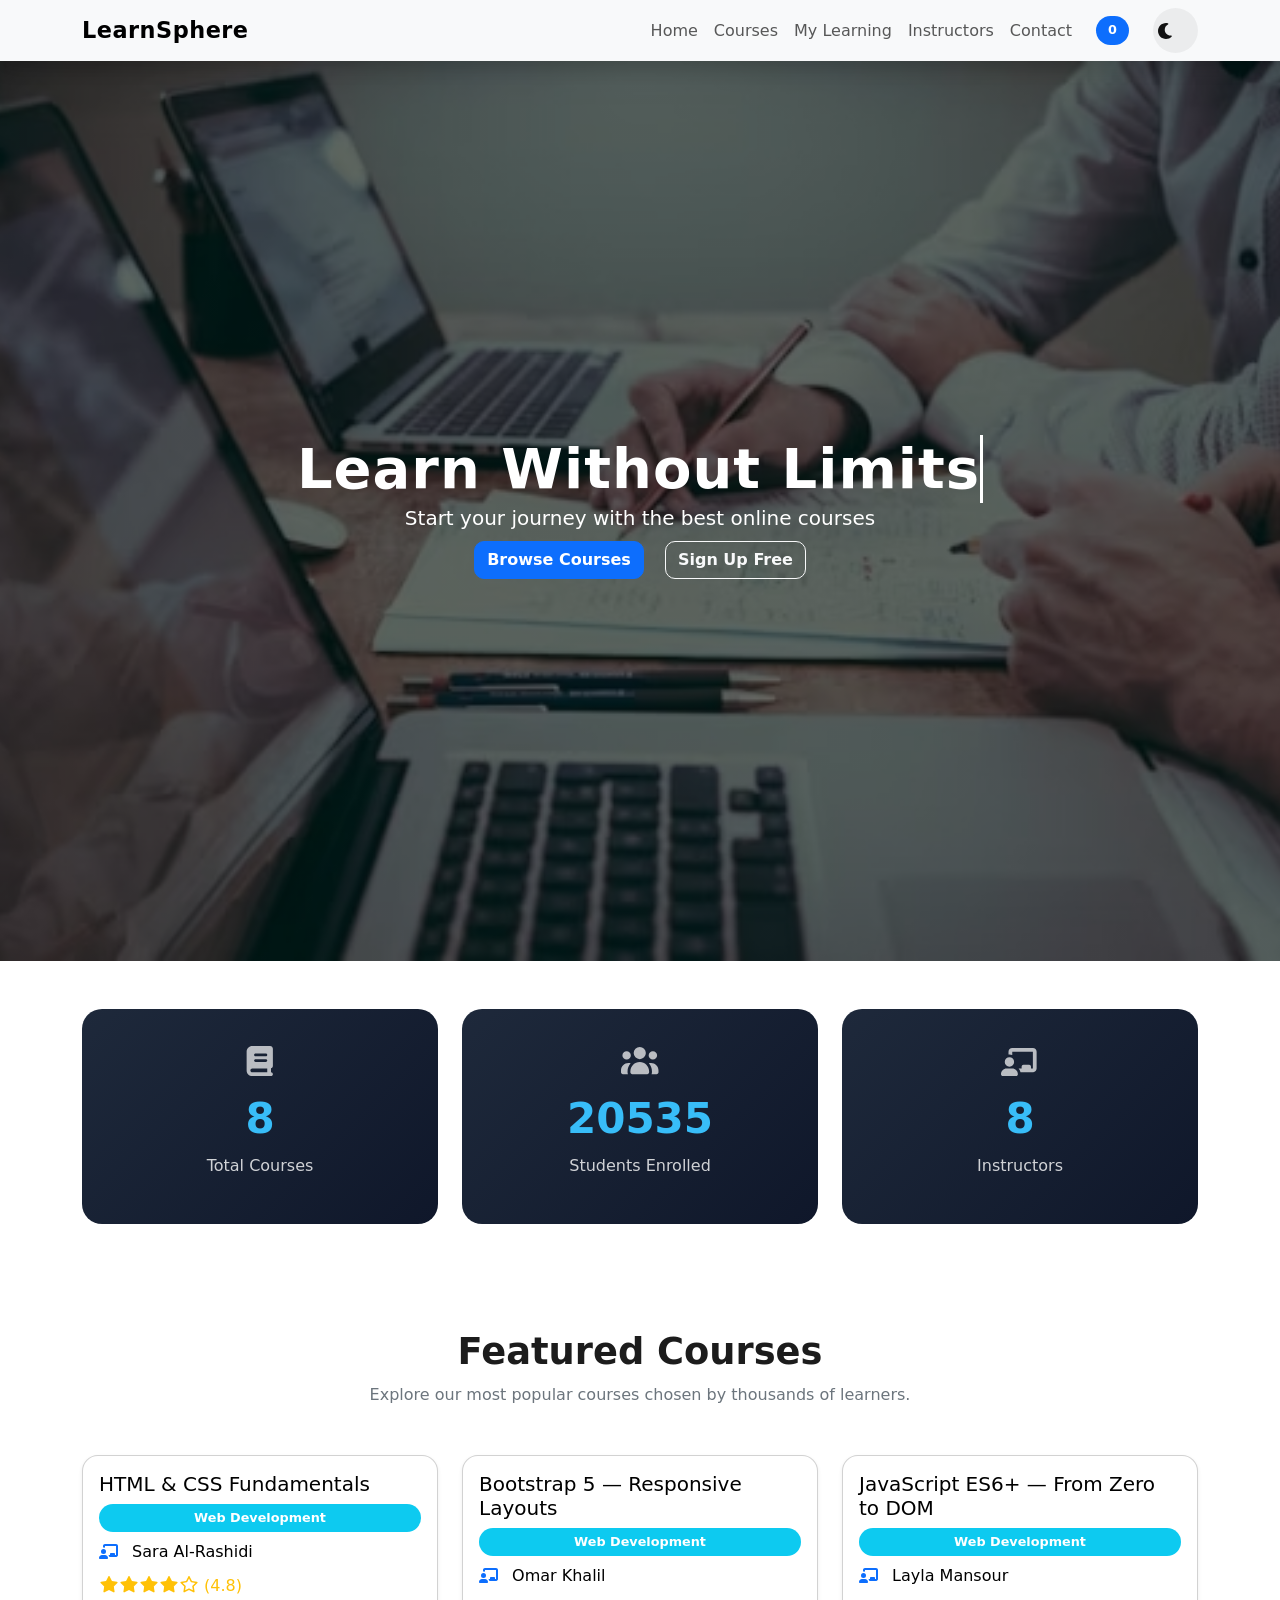
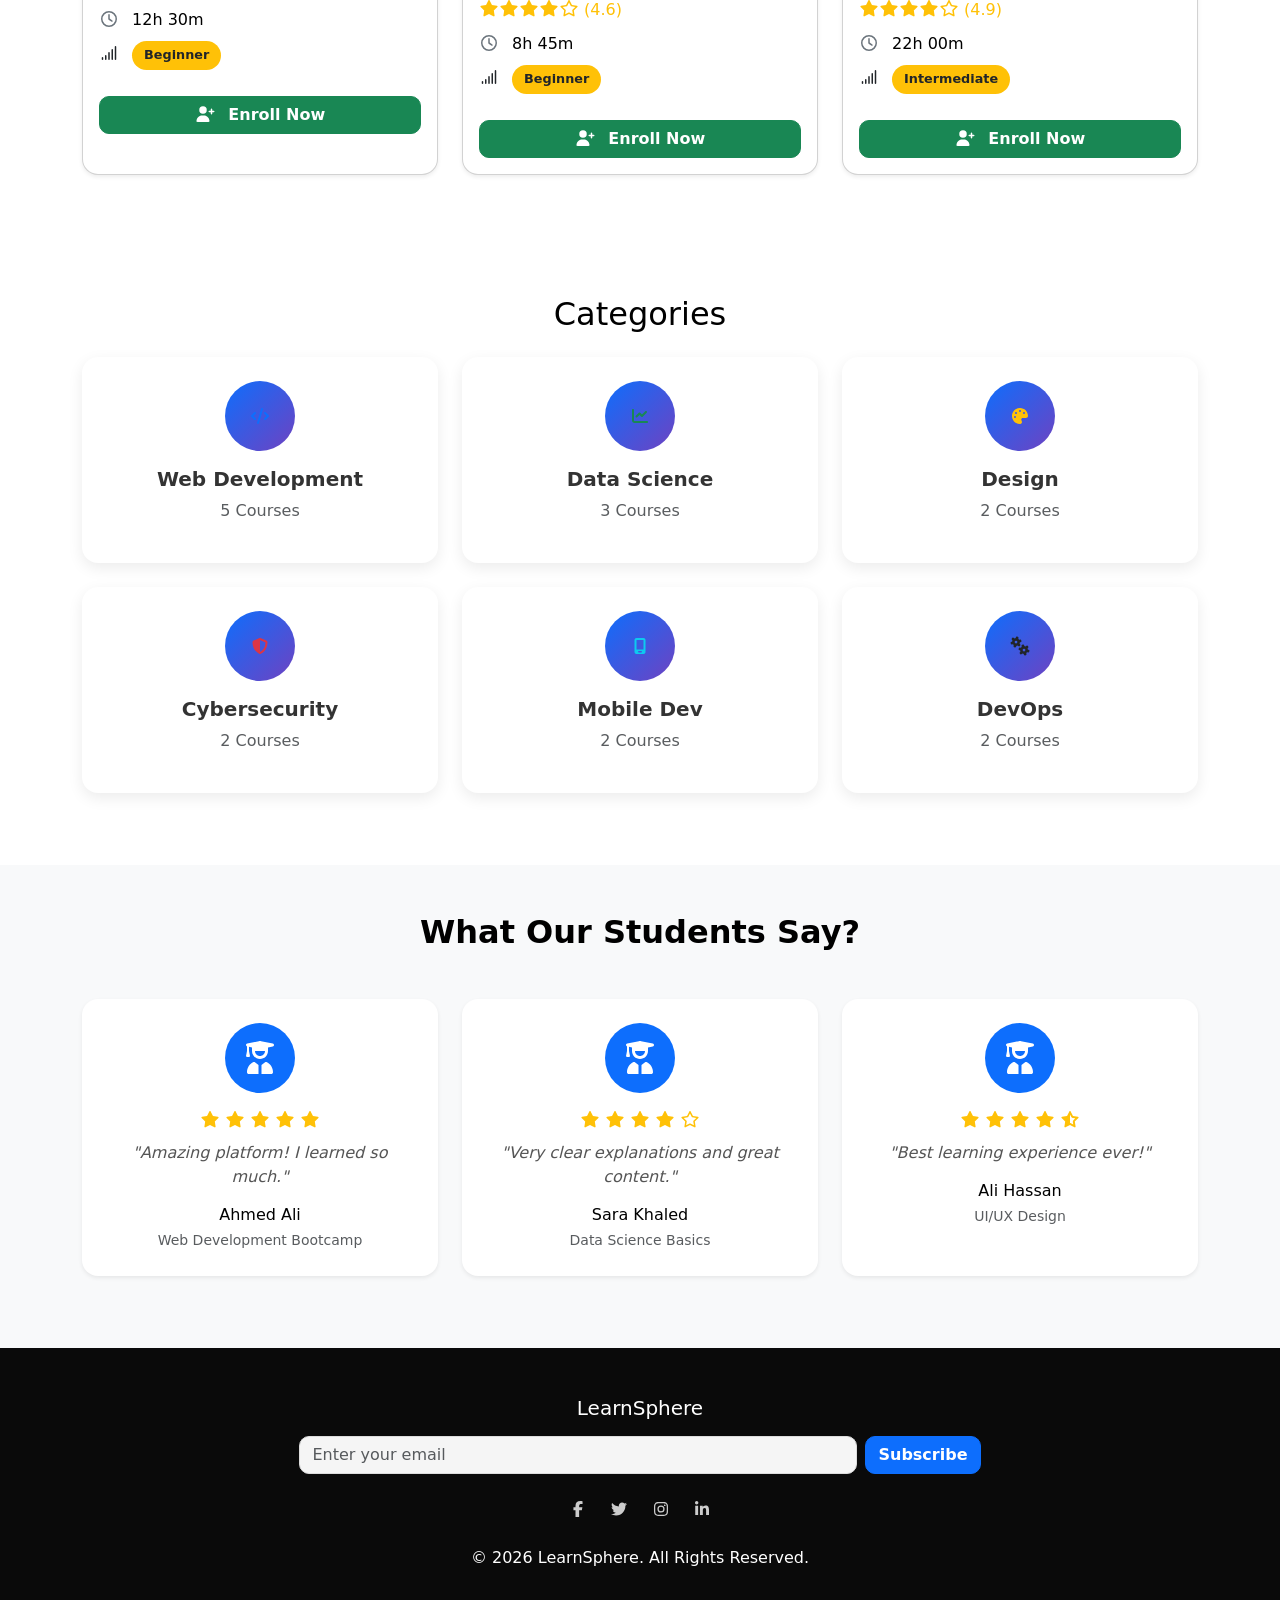
<file: index.html>
<!DOCTYPE html>
<html lang="en">

<head>
  <meta charset="UTF-8">
  <meta name="viewport" content="width=device-width, initial-scale=1.0">
  <title>LearnSphere</title>

  <!-- Bootstrap CSS -->
  <link rel="stylesheet" href="./css/bootstrap.min.css">
  <!-- FontAwesome CSS -->
  <link rel="stylesheet" href="https://cdnjs.cloudflare.com/ajax/libs/font-awesome/6.4.0/css/all.min.css" />

  <!-- Style CSS -->
  <link rel="stylesheet" href="./css/style.css">
</head>

<body>

  <!-- ===== Navbar ===== -->
  <nav class="navbar navbar-expand-lg navbar-light bg-light sticky-top shadow">
    <div class="container">

      <a class="navbar-brand fw-bold" href="#">LearnSphere</a>

      <button class="navbar-toggler" type="button" data-bs-toggle="collapse" data-bs-target="#nav">
        <span class="navbar-toggler-icon"></span>
      </button>

      <div class="collapse navbar-collapse" id="nav">

        <ul class="navbar-nav ms-auto">
          <li class="nav-item"><a class="nav-link" href="index.html">Home</a></li>
          <li class="nav-item"><a class="nav-link" href="courses.html">Courses</a></li>
          <li class="nav-item"><a class="nav-link" href="my-learning.html">My Learning</a></li>
          <li class="nav-item"><a class="nav-link" href="instructors.html">Instructors</a></li>
          <li class="nav-item"><a class="nav-link" href="contact.html">Contact</a></li>
        </ul>

        <span class="badge bg-primary ms-3" id="count">0</span>

        <div class="ms-4">
          <input type="checkbox" id="toggle_btn" hidden >
          <label for="toggle_btn" class="theme-toggle">
            <i class="fa-solid fa-moon moon"></i>
            <i class="fa-solid fa-sun sun"></i>
          </label>
        </div>
      </div>
    </div>
  </nav>

  <!-- ===== Hero Section ===== -->
  <section class="hero d-flex align-items-center text-center text-white">
    <div class="container">
      <h1 class="display-4 fw-bold typing-text">Learn Without Limits</h1>
      <p class="lead">Start your journey with the best online courses</p>

      <a href="courses.html" class="btn btn-primary m-2">Browse Courses</a>
      <a href="courses.html" class="btn btn-outline-light m-2">Sign Up Free</a>
    </div>
  </section>

<!-- ===== Platform Stats ===== -->
<section class="py-5 text-center">
  <div class="container">
    <div class="row g-4">

      <!-- Courses -->
      <div class="col-md-4">
        <div class="stats-box text-center h-100">
          
          <div class="stats-icon">
            <i class="fa-solid fa-book"></i>
          </div>

          <h3 id="coursesCount" class="stats-number">0</h3>
          <p class="stats-text">Total Courses</p>

        </div>
      </div>

      <!-- Students -->
      <div class="col-md-4">
        <div class="stats-box text-center h-100">
          
          <div class="stats-icon">
            <i class="fa-solid fa-users"></i>
          </div>

          <h3 id="studentsCount" class="stats-number">0</h3>
          <p class="stats-text">Students Enrolled</p>

        </div>
      </div>

      <!-- Instructors -->
      <div class="col-md-4">
        <div class="stats-box text-center h-100">
          
          <div class="stats-icon">
            <i class="fa-solid fa-chalkboard-user"></i>
          </div>

          <h3 id="instructorsCount" class="stats-number">0</h3>
          <p class="stats-text">Instructors</p>

        </div>
      </div>

    </div>
  </div>
</section>

  <!-- ===== Featured Courses ===== -->
  <section class="py-5" id="featured">
    <div class="container">

<div class="section-header text-center mb-5">
  <h2 class="section-title">Featured Courses</h2>
  <p class="section-description">
    Explore our most popular courses chosen by thousands of learners.
  </p>
</div>
      <div class="row" id="featuredCourses"></div>

    </div>
  </section>

  <!-- ===== Categories ===== -->
  <section class="py-5" id="categories">
    <div class="container">
      <h2 class="text-center mb-4">Categories</h2>
      <div class="row" id="categories-row"></div>
    </div>
  </section>

  <!-- ===== Testimonials ===== -->
<section class="py-5 bg-light">
  <div class="container">
    <h2 class="text-center mb-5 fw-bold">What Our Students Say?</h2>

    <div class="row">

      <div class="col-md-4 mb-4">
        <div class="testimonial-card text-center p-4 h-100 shadow-sm rounded-4">
          <div class="testimonial-avatar mb-3">
            <i class="fa-solid fa-user-graduate fa-2x"></i>
          </div>
          <div class="text-warning mb-2">
            <i class="fa-solid fa-star"></i>
            <i class="fa-solid fa-star"></i>
            <i class="fa-solid fa-star"></i>
            <i class="fa-solid fa-star"></i>
            <i class="fa-solid fa-star"></i>
          </div>
          <p class="quote">"Amazing platform! I learned so much."</p>
          <h6 class="mt-3 mb-1">Ahmed Ali</h6>
          <small class="text-muted">Web Development Bootcamp</small>
        </div>
      </div>

      <div class="col-md-4 mb-4">
        <div class="testimonial-card text-center p-4 h-100 shadow-sm rounded-4">
          <div class="testimonial-avatar mb-3">
            <i class="fa-solid fa-user-graduate fa-2x"></i>
          </div>
          <div class="text-warning starts mb-2">
            <i class="fa-solid fa-star"></i>
            <i class="fa-solid fa-star"></i>
            <i class="fa-solid fa-star"></i>
            <i class="fa-solid fa-star"></i>
            <i class="fa-regular fa-star"></i>
          </div>
          <p class="quote">"Very clear explanations and great content."</p>
          <h6 class="mt-3 mb-1">Sara Khaled</h6>
          <small class="text-muted">Data Science Basics</small>
        </div>
      </div>

      <div class="col-md-4 mb-4">
        <div class="testimonial-card text-center p-4 h-100 shadow-sm rounded-4">
          <div class="testimonial-avatar mb-3">
            <i class="fa-solid fa-user-graduate fa-2x"></i>
          </div>
          <div class="text-warning starts mb-2">
            <i class="fa-solid fa-star"></i>
            <i class="fa-solid fa-star"></i>
            <i class="fa-solid fa-star"></i>
            <i class="fa-solid fa-star"></i>
            <i class="fa-solid fa-star-half-stroke"></i>
          </div>
          <p class="quote">"Best learning experience ever!"</p>
          <h6 class="mt-3 mb-1">Ali Hassan</h6>
          <small class="text-muted">UI/UX Design</small>
        </div>
      </div>

    </div>
  </div>
</section>

  <!-- ===== Footer ===== -->
  <footer class="footer-section text-white text-center p-5">
    <div class="container">

      <!-- اسم المنصة -->
      <h5 class="footer-title mb-3">LearnSphere</h5>

      <!-- Newsletter -->
      <div class="footer-newsletter d-flex justify-content-center align-items-center gap-2 flex-wrap">
        <input id="emailInput" type="email" placeholder="Enter your email" class="form-control w-50">
        <button class="btn btn-primary" onclick="subscribeUser()">
          Subscribe
        </button>
      </div>

      <!-- Success message -->
      <p id="subscribeMessage" class="mt-2 text-success" style="display:none;">Thank you for subscribing!</p>

      <!-- Social icons -->
      <div class="footer-socials mt-4">
        <i class="fa-brands fa-facebook-f mx-2 social-icon"></i>
        <i class="fa-brands fa-twitter mx-2 social-icon"></i>
        <i class="fa-brands fa-instagram mx-2 social-icon"></i>
        <i class="fa-brands fa-linkedin-in mx-2 social-icon"></i>
      </div>

      <!-- Copyright -->
      <p class="mt-4 mb-0">© 2026 LearnSphere. All Rights Reserved.</p>
    </div>
  </footer>


  <!-- Bootstrap & JS -->
  <script src="./js/bootstrap.bundle.min.js"></script>
  <script src="./js/all.min.js"></script>
  <script src="./js/main.js"></script>
</body>

</html>
</file>
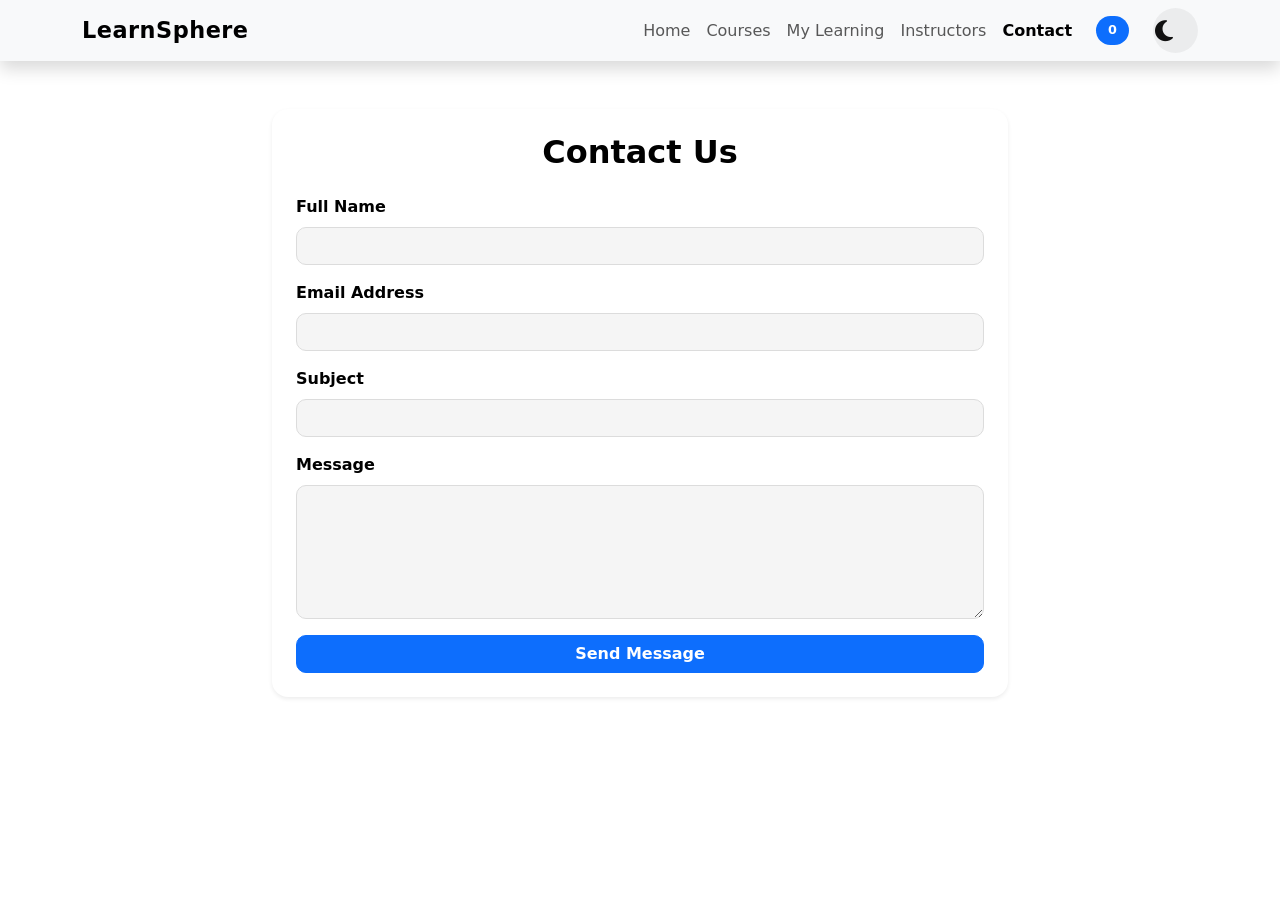
<file: contact.html>
<!DOCTYPE html>
<html lang="en">

<head>
  <meta charset="UTF-8" />
  <meta name="viewport" content="width=device-width, initial-scale=1.0" />
  <title>Contact | LearnSphere</title>

  <!-- Bootstrap CSS -->
  <link rel="stylesheet" href="./css/bootstrap.min.css" />
  <!-- FontAwesome CSS -->
  <link rel="stylesheet" href="https://cdnjs.cloudflare.com/ajax/libs/font-awesome/6.4.0/css/all.min.css" />
  <!-- Style CSS -->
  <link rel="stylesheet" href="./css/style.css" />
</head>

<body>

  <!-- ===== Navbar ===== -->
  <nav class="navbar navbar-expand-lg navbar-light bg-light sticky-top shadow">
    <div class="container">
      <a class="navbar-brand fw-bold" href="index.html">LearnSphere</a>

      <button class="navbar-toggler" type="button" data-bs-toggle="collapse" data-bs-target="#nav">
        <span class="navbar-toggler-icon"></span>
      </button>

      <div class="collapse navbar-collapse" id="nav">
        <ul class="navbar-nav ms-auto">
          <li class="nav-item"><a class="nav-link" href="index.html">Home</a></li>
          <li class="nav-item"><a class="nav-link" href="courses.html">Courses</a></li>
          <li class="nav-item"><a class="nav-link" href="my-learning.html">My Learning</a></li>
          <li class="nav-item"><a class="nav-link" href="instructors.html">Instructors</a></li>
          <li class="nav-item"><a class="nav-link active" href="contact.html">Contact</a></li>
        </ul>

        <span class="badge bg-primary ms-3" id="count">0</span>

        <div class="ms-4">
          <input type="checkbox" id="toggle_btn" hidden />
          <label for="toggle_btn" class="theme-toggle">
            <i class="fa-solid fa-moon moon"></i>
            <i class="fa-solid fa-sun sun"></i>
          </label>
        </div>
      </div>
    </div>
  </nav>

  <!-- ===== Contact Section ===== -->
  <section class="py-5">
    <div class="container">
      <div class="row justify-content-center">
        <div class="col-lg-8">
          <div class="card shadow-sm border-0 p-4">
            <h2 class="fw-bold text-center mb-4">Contact Us</h2>

            <form id="contactForm">
              <div class="mb-3">
                <label class="form-label">Full Name</label>
                <input type="text" class="form-control" id="name" />
                <small class="text-danger" id="nameError"></small>
              </div>

              <div class="mb-3">
                <label class="form-label">Email Address</label>
                <input type="email" class="form-control" id="email" />
                <small class="text-danger" id="emailError"></small>
              </div>

              <div class="mb-3">
                <label class="form-label">Subject</label>
                <input type="text" class="form-control" id="subject" />
                <small class="text-danger" id="subjectError"></small>
              </div>

              <div class="mb-3">
                <label class="form-label">Message</label>
                <textarea class="form-control" id="message" rows="5"></textarea>
                <small class="text-danger" id="messageError"></small>
              </div>

              <button type="submit" class="btn btn-primary w-100">Send Message</button>
            </form>

            <div id="successMessage" class="alert alert-success mt-4 d-none text-center">
              Your message has been sent successfully!
            </div>
          </div>
        </div>
      </div>
    </div>
  </section>

  <script src="./js/bootstrap.bundle.min.js"></script>
  <script src="./js/contact.js"></script>
</body>

</html>
</file>
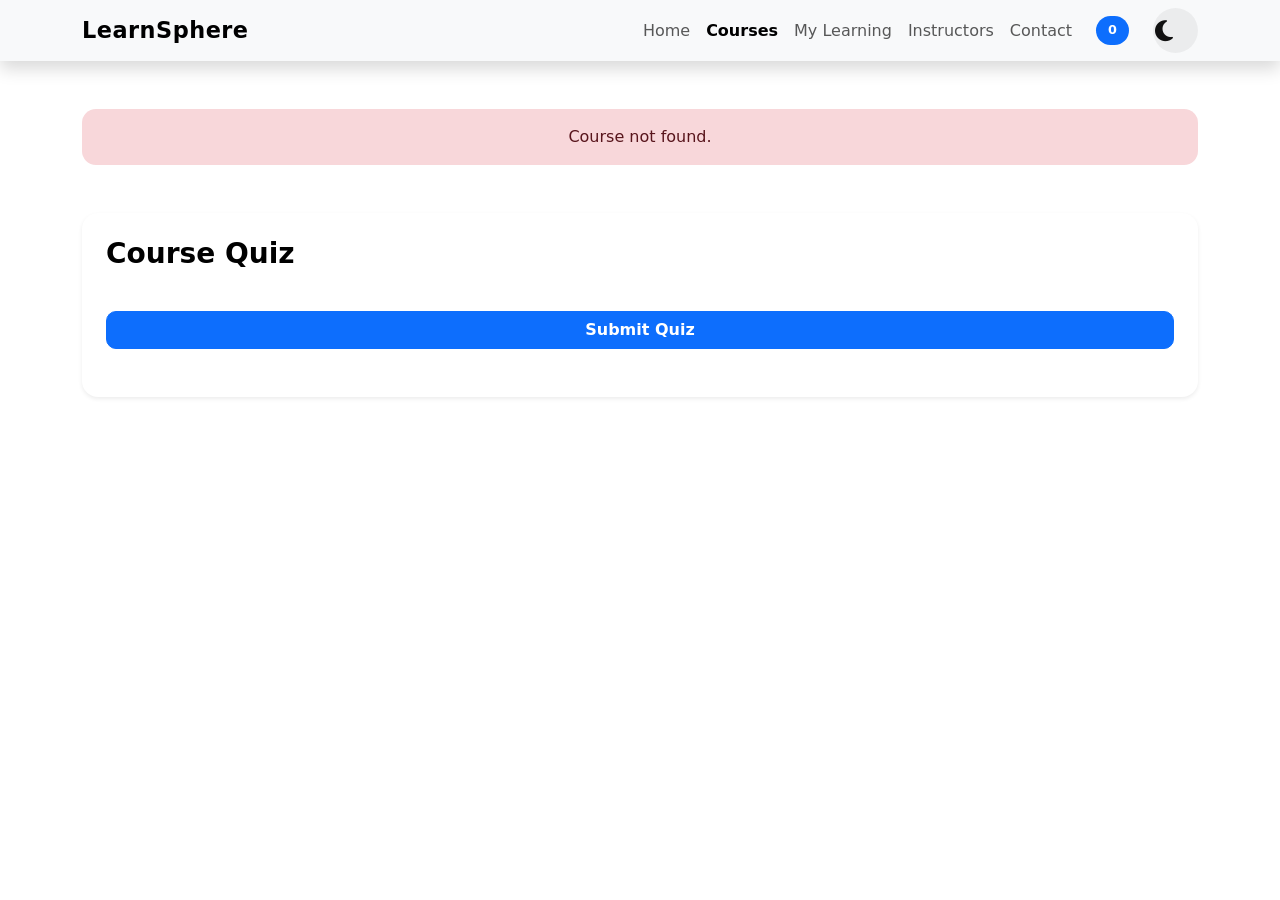
<file: course-details.html>
<!DOCTYPE html>
<html lang="en">

<head>
  <meta charset="UTF-8" />
  <meta name="viewport" content="width=device-width, initial-scale=1.0" />
  <title>Course Details | LearnSphere</title>

  <!-- Bootstrap CSS -->
  <link rel="stylesheet" href="./css/bootstrap.min.css" />
  <!-- FontAwesome CSS -->
  <link rel="stylesheet" href="https://cdnjs.cloudflare.com/ajax/libs/font-awesome/6.4.0/css/all.min.css" />
  <!-- Style CSS -->
  <link rel="stylesheet" href="./css/style.css" />
</head>

<body>

  <!-- ===== Navbar ===== -->
  <nav class="navbar navbar-expand-lg navbar-light bg-light sticky-top shadow">
    <div class="container">
      <a class="navbar-brand fw-bold" href="index.html">LearnSphere</a>

      <button class="navbar-toggler" type="button" data-bs-toggle="collapse" data-bs-target="#nav">
        <span class="navbar-toggler-icon"></span>
      </button>

      <div class="collapse navbar-collapse" id="nav">
        <ul class="navbar-nav ms-auto">
          <li class="nav-item"><a class="nav-link" href="index.html">Home</a></li>
          <li class="nav-item"><a class="nav-link active" href="courses.html">Courses</a></li>
          <li class="nav-item"><a class="nav-link" href="my-learning.html">My Learning</a></li>
          <li class="nav-item"><a class="nav-link" href="instructors.html">Instructors</a></li>
          <li class="nav-item"><a class="nav-link" href="contact.html">Contact</a></li>
        </ul>

        <span class="badge bg-primary ms-3" id="count">0</span>

        <div class="ms-4">
          <input type="checkbox" id="toggle_btn" hidden />
          <label for="toggle_btn" class="theme-toggle">
            <i class="fa-solid fa-moon moon"></i>
            <i class="fa-solid fa-sun sun"></i>
          </label>
        </div>
      </div>
    </div>
  </nav>

  <!-- ===== Course Details ===== -->
  <section class="py-5">
    <div class="container">
      <div id="courseDetails" class="mb-5"></div>

      <div class="card shadow-sm border-0 p-4">
        <h3 class="fw-bold mb-4">Course Quiz</h3>
        <form id="quizForm"></form>
        <button type="button" class="btn btn-primary mt-3" id="submitQuiz">Submit Quiz</button>
        <div id="quizResult" class="mt-4 fw-bold fs-4"></div>
      </div>
    </div>
  </section>

  <script src="./js/bootstrap.bundle.min.js"></script>
  <script src="./js/course-details.js"></script>
</body>

</html>
</file>
<file: css/style.css>
/* ============ Global Variables ==================*/

:root {
  /* Light Mode Colors */
  --bg: #ffffff;
  --text: #000000;
  --card-bg: #ffffff;
  --input-bg: #f5f5f5;

  --cat-card: #ffffff;
  --cat-Hcard: #333;
  --cat-THcard: #0d6efd;

  --quote-coler: #555;
  --fot-coler: #0a0a0a;
  --social-coler: #ccc;
  --Pfot-coler: #bbb;

  --badge-bg: #0d6efd;

  --bDark-color: #d1d1d1;
  --toggle-color: #121212;
  --toggle-icon-dark: #ffc107;
}

/* ============ Global ==================*/

body {
  background-color: var(--bg);
  color: var(--text);
  transition: background-color 0.3s ease, color 0.3s ease;
}

/* ============ STARS ==================*/
.stars i {
  margin-right: 3px;
  font-size: 0.95rem;
}

.stars .fa-star,
.stars .fa-star-half-stroke {
  color: #ffc107;
}

.stars .fa-regular.fa-star {
  color: #d6d6d6;
}

body.dark .stars .fa-regular.fa-star {
  color: #555;
}

/* ============ Navbar ==================*/
.navbar-brand {
  font-size: 1.4rem;
  letter-spacing: 0.5px;
}

.nav-link {
  font-weight: 500;
  transition: 0.2s ease;
}

.nav-link:hover {
  color: #0d6efd !important;
}

.nav-link.active {
  font-weight: 700;
}
/* ============ HERO ==================*/

.hero {
  height: 100vh;
  background: linear-gradient(rgba(0,0,0,0.6), rgba(0,0,0,0.6)),
  url('../assets/hero-photo.jpg') center/cover no-repeat;
}

.hero h1 {
  letter-spacing: 1px;
}

.hero p {
  max-width: 600px;
  margin: auto;
}

.typing-text {
  width: fit-content;
  margin: auto;
  overflow: hidden;
  white-space: nowrap;
  border-right: 3px solid #fff;
  animation: typing 3s steps(20) infinite alternate,
             blink .7s infinite;
}

/* كتابة النص */
@keyframes typing {
  from {
    width: 0;
  }
  to {
    width: 100%;
  }
}

/* وميض المؤشر */
@keyframes blink {
  50% {
    border-color: transparent;
  }
}

/* ============ Featured Courses ==================*/

.section-subtitle {
  color: #0d6efd;
  font-weight: 600;
  text-transform: uppercase;
  letter-spacing: 2px;
  font-size: 14px;
}

.section-title {
  font-size: 2.3rem;
  font-weight: 700;
  margin-top: 10px;
  color: #1c1c1c;
}

.section-description {
  color: #6c757d;
  max-width: 600px;
  margin: auto;
  font-size: 1rem;
}


/* ============ course card ==================*/
.course-card {
  border: none;
  border-radius: 18px;
  overflow: hidden;
  transition: all 0.35s ease;
  box-shadow: 0 8px 25px rgba(0,0,0,0.08);
  background: #fff;
}

.course-card:hover {
  transform: translateY(-10px);
  box-shadow: 0 14px 35px rgba(0,0,0,0.15);
}

.course-card img {
  height: 220px;
  object-fit: cover;
}

.course-card .card-body {
  padding: 1.4rem;
}

.course-card .card-title {
  font-weight: 700;
  font-size: 1.15rem;
}

.course-card .btn {
  border-radius: 12px;
  padding: 10px 20px;
}

/* ============ Platform Stats ==================*/

.stats-box {
  background: linear-gradient(135deg, #1e293b, #0f172a);
  border-radius: 20px;
  padding: 30px;
  color: white;
  position: relative;
  overflow: hidden;
  transition: 0.4s;
}

.stats-box:hover {
  transform: translateY(-8px) scale(1.02);
  box-shadow: 0 15px 35px rgba(0,0,0,0.3);
}

.stats-icon {
  font-size: 30px;
  opacity: 0.7;
  margin-bottom: 10px;
}

.stats-number {
  font-size: 42px;
  font-weight: bold;
  margin: 10px 0;
  color: #38bdf8;
}

.stats-text {
  font-size: 16px;
  opacity: 0.8;
}
/* ============ CARDS (Light Default) ==================*/

.card {
  background: var(--card-bg);
  border-radius: 16px;
  transition: all 0.3s ease;
  color: var(--text);
  box-shadow: 0 8px 24px rgba(0,0,0,0.08);
  overflow: hidden;
}

.card:hover {
  transform: translateY(-8px);
}

.card-title {
  font-size: 1.15rem;
  line-height: 1.5;
}

.card p {
  margin-bottom: 0.6rem;
}

.card-header {
  font-size: 0.95rem;
  letter-spacing: 0.4px;
}



/* ============ buttons ==================*/

.btn {
  border-radius: 10px;
  font-weight: 600;
  transition: all 0.25s ease;
}

.btn:hover {
  transform: translateY(-2px);
}

.btn:disabled {
  cursor: not-allowed;
  opacity: 0.85;
}

/* ============ CATEGORY ==================*/

.category-card {
  background: var(--cat-card);
  border-radius: 16px;
  padding: 30px;
  transition: 0.4s;
  box-shadow: 0 5px 15px rgba(0,0,0,0.08);
  cursor: pointer;
  position: relative;
  overflow: hidden;
}

.category-card:hover {
  transform: translateY(-12px) scale(1.02);
}

.category-card h5 {
  color: #333;
}

.category-card p {
  color: #555;
  font-weight: 500;
}

/* icon */
.icon-box {
  width: 70px;
  height: 70px;
  margin: auto;
  border-radius: 50%;
  background: linear-gradient(135deg,#0d6efd,#6f42c1);
  display: flex;
  align-items: center;
  justify-content: center;
}

.icon-box i {
  font-size: 28px;
  color: #fff;
}

/* ============ TESTIMONIALS ==================*/

.testimonial-card {
  background: #fff;
  border-radius: 20px;
  padding: 30px;
  transition: 0.3s ease;
  box-shadow: 0 5px 20px rgba(0,0,0,0.08);
}

.testimonial-card:hover {
  transform: translateY(-8px);
}

.quote {
  color: var(--quote-coler);
  font-style: italic;
}

.testimonial-card h6 {
  color: #000;
}

.testimonial-avatar {
  width: 70px;
  height: 70px;
  background: #0d6efd;
  color: white;
  border-radius: 50%;
  display: flex;
  align-items: center;
  justify-content: center;
  margin: 0 auto;
}

body.dark .testimonial-card .text-muted {
  color: #cccccc !important;
}
/* ============ Contact ==================*/
.form-label {
  font-weight: 600;
}

small.text-danger {
  font-size: 0.85rem;
}

/* ============ FOOTER ==================*/

.footer-section {
  background: var(--fot-coler);
  color: #fff;
}

.footer-socials .social-icon {
  color: var(--social-coler);
  transition: 0.3s;
}

.footer-socials .social-icon:hover {
  color: #0d6efd;
}

/* ============ INPUTS ==================*/

input,
textarea,
select {
  background: var(--input-bg) !important;
  color: var(--text) !important;
  border-radius: 10px !important;
  border: 1px solid #dcdcdc !important;
  transition: all 0.3s ease;
}

input:focus,
textarea:focus,
select:focus {
  border-color: #0d6efd !important;
  box-shadow: 0 0 0 0.15rem rgba(13, 110, 253, 0.15) !important;
}

/* ============ BADGE ==================*/

.badge {
  background: var(--badge-bg);
  color: #fff;
  font-size: 0.8rem;
  padding: 8px 12px;
  border-radius: 999px;
}

/* ============ Progress Bar ==================*/

.progress {
  border-radius: 999px;
  background-color: #e9ecef;
  overflow: hidden;
}

.progress-bar {
  border-radius: 999px;
}

/* ============ Alerts ==================*/

.alert {
  border-radius: 14px;
  border: none;
}

/* ============ TOGGLE ICON ==================*/

#toggle_btn {
  display: none;
}

.theme-toggle i {
  font-size: 24px;
  transition: 0.3s;
}

.theme-toggle {
  display: inline-flex;
  align-items: center;
  justify-content: center;
  cursor: pointer;
  width: 45px;
  height: 45px;
  border-radius: 50%;
  background: rgba(0,0,0,0.05);
  transition: all 0.3s ease;
}

.theme-toggle:hover {
  transform: rotate(10deg) scale(1.05);
}

.moon {
  color: #111;
}

.sun {
  color: var(--toggle-icon-dark);
  opacity: 0;
}

body.dark .moon {
  opacity: 0;
}

body.dark .sun {
  opacity: 1;
}

/* ============ DARK MODE ==================*/

body.dark {
  --bg: #181a1b;
  --text: #e8e6e3;
  --card-bg: #1e1e22;
  --input-bg: #2a2a2e;
}

/* Navbar Dark */
body.dark nav {
  background-color: #181a1b !important;
  border-bottom: 1px solid #2c2f33;
}

body.dark nav a {
  color: #fff !important;
}

body.dark nav a:hover {
  color: #4a90e2 !important;
}

/* Cards Dark */
body.dark .card {
  background: var(--card-bg);
  color: var(--text);
}

body.dark .category-card {
  background: var(--card-bg);
}

body.dark .category-card p {
  color: #ffffff;
}

body.dark .testimonial-card {
  background: var(--card-bg);
}

body.dark .testimonial-card .text-muted {
  color: #cccccc !important;
}

body.dark .quote {
  color: #ccc;
}

body.dark .category-card h5,
body.dark .testimonial-card h6 {
  color: #ffffff;
}

body.dark .category-card p {
  color: #ccc;
}

/* Titles Dark */
body.dark h2 {
  color: var(--bDark-color);
}

/* Texts Dark */
body.dark p,
body.dark small {
  color: var(--text);
}

body.dark input,
body.dark textarea,
body.dark select {
  border: 1px solid #3a3a3f !important;
  background: #2a2a2e !important;
  color: #fff !important;
}

body.dark .form-control,
body.dark .form-select {
  background: #2a2a2e !important;
  color: #fff !important;
  border-color: #3a3a3f !important;
}

body.dark .form-control::placeholder,
body.dark textarea::placeholder {
  color: #aaa !important;
}

body.dark .alert-info {
  background-color: #1f2d3d;
  color: #d9ecff;
}

body.dark .alert-danger {
  background-color: #3b1f24;
  color: #ffd6dc;
}

body.dark .alert-warning {
  background-color: #3d321f;
  color: #ffe9b3;
}

body.dark .alert-success {
  background-color: #1f3a2a;
  color: #d7ffe5;
}

body.dark .theme-toggle {
  background: rgba(255,255,255,0.08);
}

body.dark .badge {
  color: #fff;
}

body.dark .list-group-item {
  background-color: #1e1e22;
  color: #fff;
  border-color: #333;
}


/* ============ RESPONSIVE ==================*/
@media (max-width: 768px) {
  .hero {
    height: 80vh;
    padding: 20px;
  }

  .hero h1 {
    font-size: 2rem;
  }

  .hero p {
    font-size: 1rem;
  }

  .footer-newsletter input {
    width: 100% !important;
  }

  .theme-toggle {
    margin-top: 10px;
  }
}
</file>
